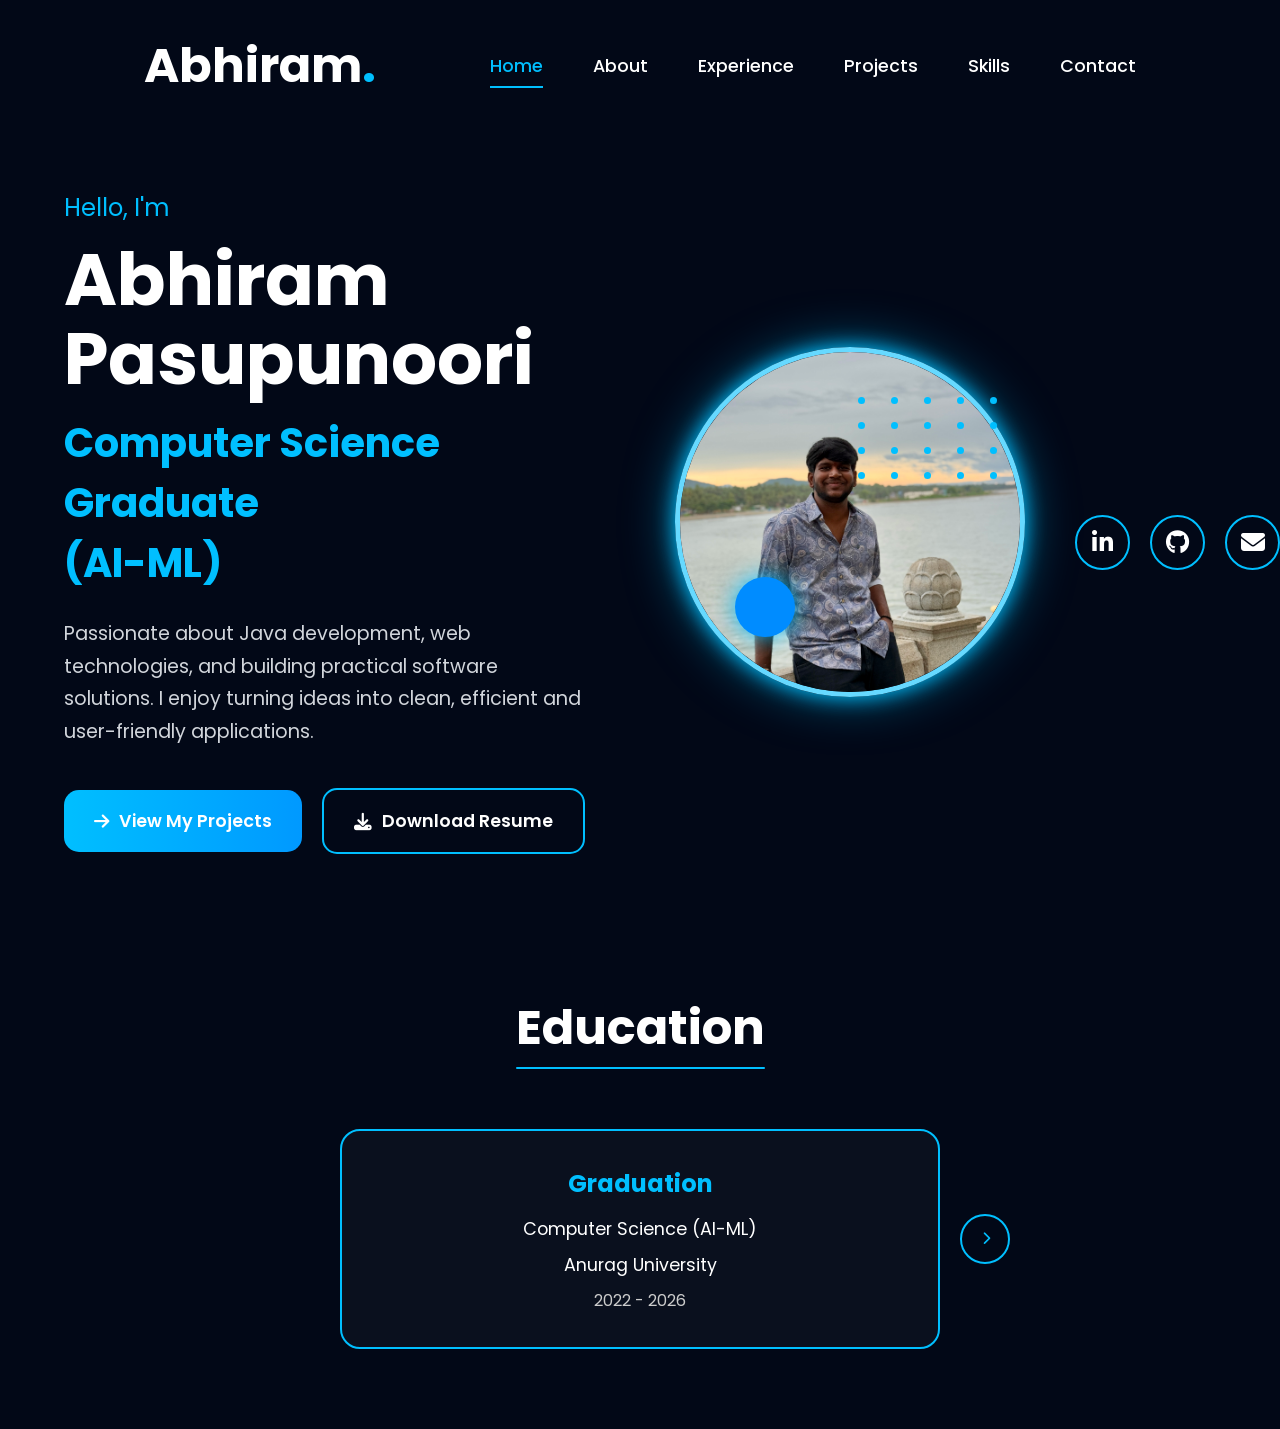
<file: Portfolio/index.html>
<!DOCTYPE html>
<html lang="en">

    <head>
        <meta charset="UTF-8">
        <meta name="viewport" content="width=device-width, initial-scale=1.0">
        <title>Abhiram Portfolio</title>

        <link rel="stylesheet"
              href="https://cdnjs.cloudflare.com/ajax/libs/font-awesome/6.5.2/css/all.min.css">

        <link rel="stylesheet" href="style.css">
    </head>

    <body>

        <header>

            <nav class="navbar">


                <div class="logo">
                    Abhiram<span>.</span>
                </div>

                <ul class="nav-menu">
                    <li><a href="#" class="active">Home</a></li>
                    <li><a href="about.html">About</a></li>
                    <li><a href="experience.html">Experience</a></li>
                    <li><a href="projects.html">Projects</a></li>
                    <li><a href="skills.html">Skills</a></li>
                    <li><a href="contact.html">Contact</a></li>    
                </ul>

                
        
            </nav>

        </header>

        <section class="hero">

                <div class="hero-content">

                    <p class="intro">
                        Hello, I'm
                    </p>

                    <h1>
                        Abhiram Pasupunoori
                    </h1>

                    <h2>
                        Computer Science Graduate       
                        <br>(AI-ML)
                    </h2>

                    <p class="description">
                        Passionate about Java development, web technologies,
                        and building practical software solutions. I enjoy
                        turning ideas into clean, efficient and user-friendly
                        applications.
                    </p>

                    <div class="hero-buttons">

                        <a href="projects.html" class="project-btn">
                            <i class="fa-solid fa-arrow-right"></i>
                            View My Projects
                        </a>

                        <a href="https://drive.google.com/file/d/1OQ4X8uVJ6KienqHO7b3l4SSwxthdJsaA/view?usp=share_link" download class="download-btn">
                            <i class="fa-solid fa-download"></i>
                             Download Resume
                        </a>

                    </div>

                </div>

                <div class="hero-image">

                    <div class="image-circle">

                        <img src="images/abhi.jpg"
                            alt="Profile Photo">

                    </div>

                    <div class="small-circle"></div>

                    <div class="dots">
                        <span></span>
                        <span></span>
                        <span></span>
                        <span></span>
                        <span></span>
                        <span></span>
                        <span></span>
                        <span></span>
                        <span></span>
                        <span></span>
                        <span></span>
                        <span></span>
                        <span></span>
                        <span></span>
                        <span></span>
                        <span></span>
                        <span></span>
                        <span></span>
                        <span></span>
                        <span></span>
                    </div>

                </div>

                <div class="social-icons">

                    <a href="https://www.linkedin.com/in/abhiram-pasupunoori19/"
                        target="_blank">
                        <i class="fab fa-linkedin-in"></i>
                    </a>

                    <a href="https://github.com/AbhiramPasupunoori"
                        target="_blank">
                        <i class="fab fa-github"></i>
                    </a>

                    <a href="https://mail.google.com/mail/?view=cm&fs=1&to=abhi.ram9258@gmail.com" target="_blank">
                        <i class="fas fa-envelope"></i>
                        </a>
                </div>

                
        </section>

        <section class="education">

                <h2 class="education-title">Education</h2>

                <div class="slider-wrapper">

                <button class="slider-btn prev-btn" onclick="prevSlide()">
                    <i class="fa-solid fa-chevron-left"></i>
                </button>

                <div class="slider-container">

                    <div class="education-slider">

                        <div class="edu-card">
                            <h3>Graduation</h3>
                            <p>Computer Science (AI-ML)</p>
                            <p>Anurag University</p>
                            <span>2022 - 2026</span>
                        </div>

                        <div class="edu-card">
                            <h3>Intermediate</h3>
                            <p>Excellencia Junior College</p>
                            <span>2020 - 2022</span>
                        </div>

                        <div class="edu-card">
                            <h3>Secondary Education</h3>
                            <p>Sree Vidyanikethan International School</p>
                            <span>2019 - 2020</span>
                        </div>

                    </div>

                </div>

                <button class="slider-btn next-btn" onclick="nextSlide()">
                    <i class="fa-solid fa-chevron-right"></i>
                </button>

            </div>

        </section>

        <script>

            const slider = document.querySelector('.education-slider');
            const cards = document.querySelectorAll('.edu-card');

            const prevBtn = document.querySelector('.prev-btn');
            const nextBtn = document.querySelector('.next-btn');

            let currentIndex = 0;

            function updateSlider() {

                slider.style.transform = `translateX(-${currentIndex * 100}%)`;

                prevBtn.style.visibility =
                    currentIndex === 0 ? 'hidden' : 'visible';

                nextBtn.style.visibility =
                    currentIndex === cards.length - 1 ? 'hidden' : 'visible';
            }

            function nextSlide() {
                if (currentIndex < cards.length - 1) {
                    currentIndex++;
                    updateSlider();
                }
            }

            function prevSlide() {
                if (currentIndex > 0) {
                    currentIndex--;
                    updateSlider();
                }
            }

            updateSlider();

        </script>
                
    </body>

</html>
</file>
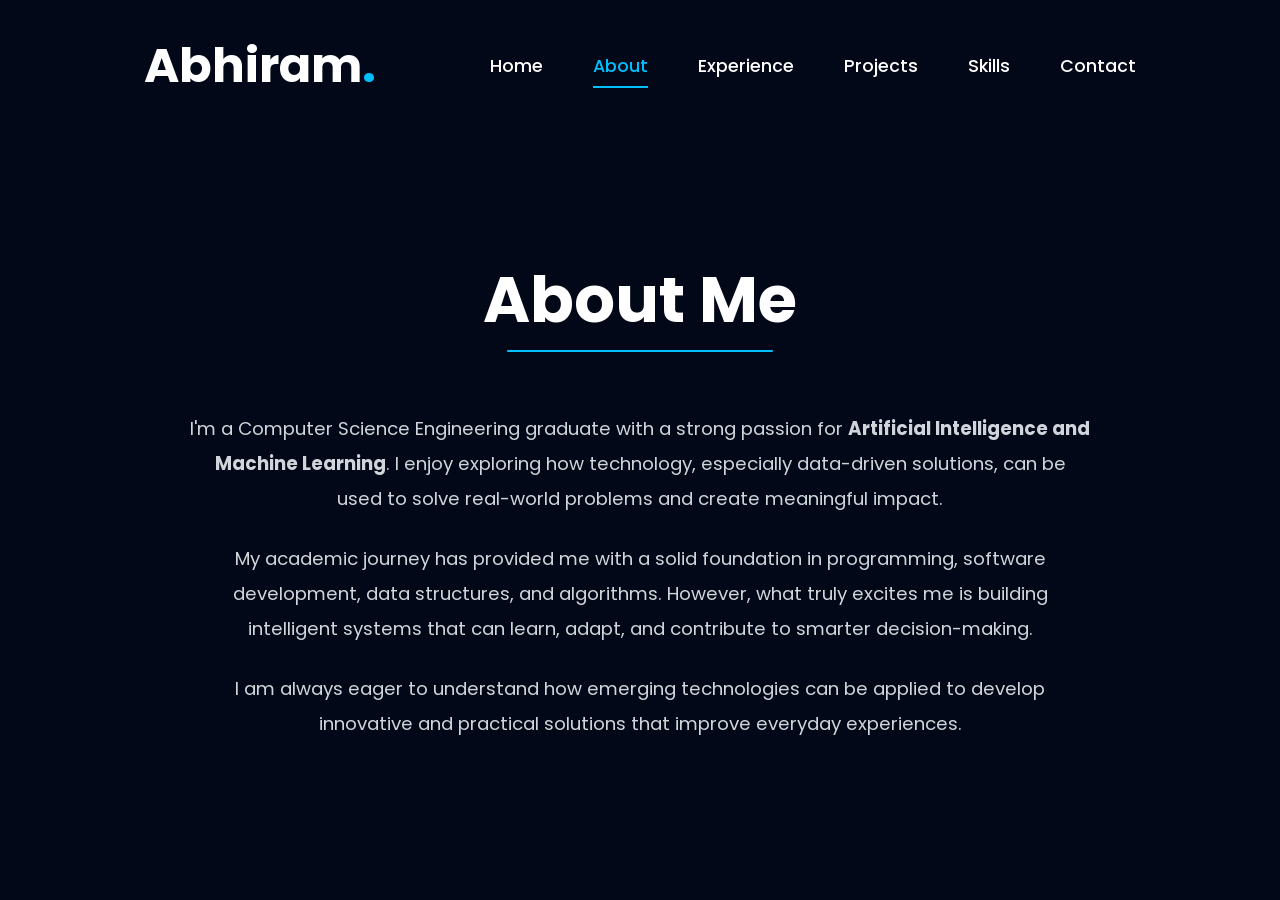
<file: Portfolio/about.html>
<!DOCTYPE html>
<html lang="en">
    <head>
        <title>About | Abhiram</title>
        <meta charset="UTF-8">
        <meta name="viewport" content="width=device-width, initial-scale=1.0">
        <link rel="stylesheet" href="style.css">
        <link rel="stylesheet"
              href="https://cdnjs.cloudflare.com/ajax/libs/font-awesome/6.5.2/css/all.min.css">
    </head>

        <body>

            <nav class="navbar">

                <a href="index.html" class="logo">
                    Abhiram<span>.</span>
                </a>
            
                <ul class="nav-menu">
                    <li><a href="index.html">Home</a></li>
                    <li><a href="about.html" class="active">About</a></li>
                    <li><a href="experience.html">Experience</a></li>
                    <li><a href="projects.html">Projects</a></li>
                    <li><a href="skills.html">Skills</a></li>
                    <li><a href="contact.html">Contact</a></li>
                </ul>

               

            </nav>
            
            <section class="about-section">

                <h1 class="about-title">
                    About <span>Me</span>
                </h1>

                 <div class="about-content">

                    <p>
                        I'm a Computer Science Engineering graduate with a strong passion
                        for <strong>Artificial Intelligence and Machine Learning</strong>.
                        I enjoy exploring how technology, especially data-driven solutions,
                        can be used to solve real-world problems and create meaningful impact.
                    </p>

                    <p>
                        My academic journey has provided me with a solid foundation in
                        programming, software development, data structures, and algorithms.
                        However, what truly excites me is building intelligent systems that
                        can learn, adapt, and contribute to smarter decision-making.
                    </p>

                    <p>
                        I am always eager to understand how emerging technologies can be
                        applied to develop innovative and practical solutions that improve
                        everyday experiences.
                    </p>

                </div>

            </section>

                

            

        </body>
</html>
</file>
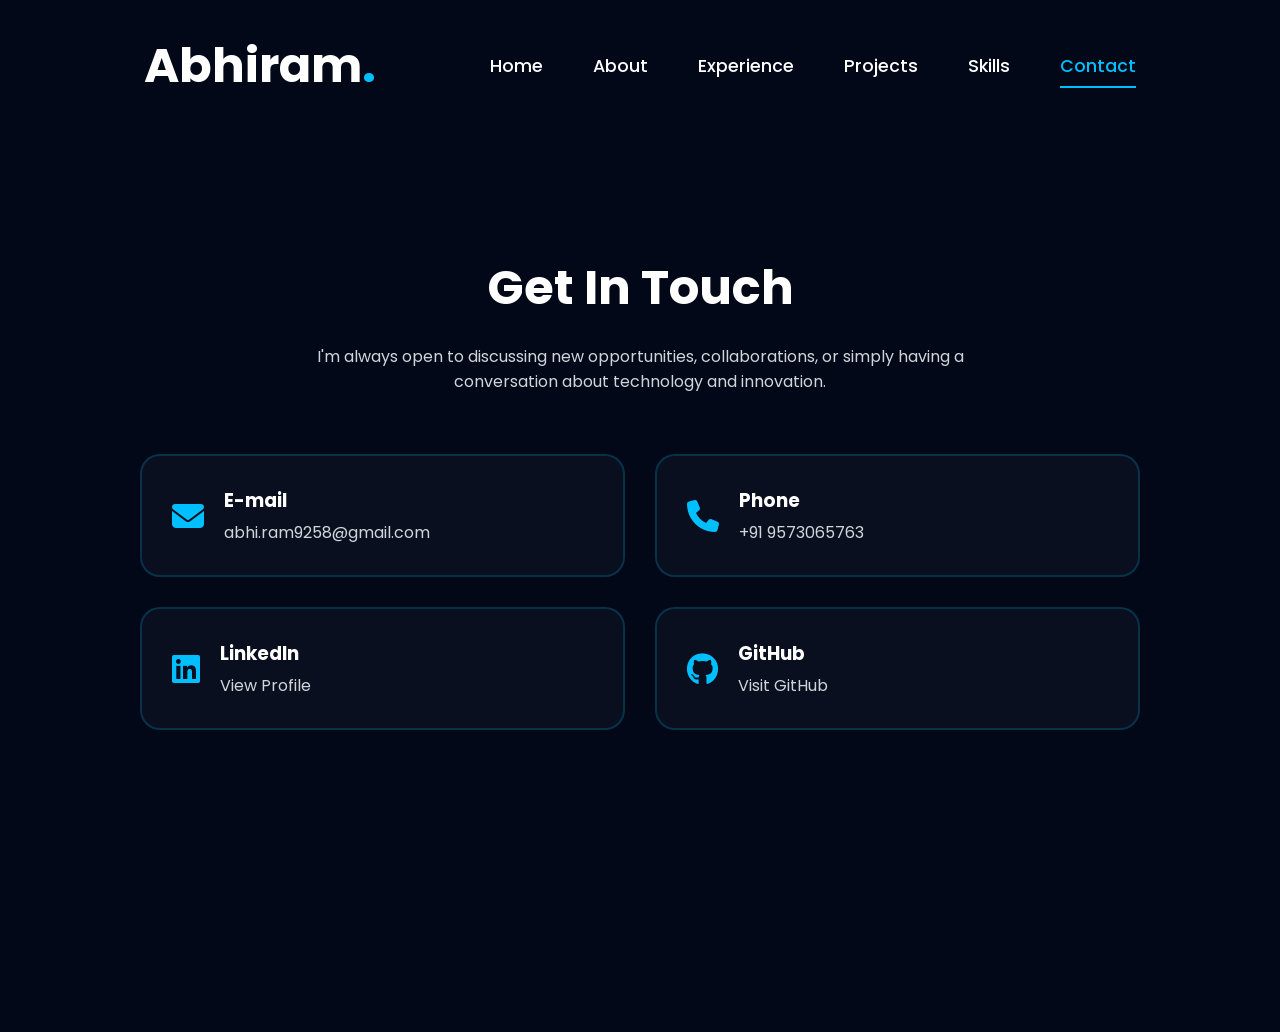
<file: Portfolio/contact.html>
<!DOCTYPE html>
<html lang="en">
    <head>
        <title>About | Abhiram</title>
        <meta charset="UTF-8">
        <meta name="viewport" content="width=device-width, initial-scale=1.0">
        <link rel="stylesheet" href="style.css">
        <link rel="stylesheet"
            href="https://cdnjs.cloudflare.com/ajax/libs/font-awesome/6.5.2/css/all.min.css">
    </head>

    <body>

        <nav class="navbar">

            <a href="index.html" class="logo">
                Abhiram<span>.</span>
            </a>

            <ul class="nav-menu">
                <li><a href="index.html">Home</a></li>
                <li><a href="about.html">About</a></li>
                <li><a href="experience.html">Experience</a></li>
                <li><a href="projects.html">Projects</a></li>
                <li><a href="skills.html">Skills</a></li>
                <li><a href="contact.html" class="active">Contact</a></li>
            </ul>

        </nav>

        <section class="contact">

            <h1 class="contact-title">Get In Touch</h1>

            <p class="contact-subtitle">
                I'm always open to discussing new opportunities, collaborations,
                or simply having a conversation about technology and innovation.
            </p>

            <div class="contact-container">

                

                    <div class="contact-card">

                        <i class="fa-solid fa-envelope"></i>

                        <div>

                            <h3>E-mail</h3>
                            <a href="mailto:abhi.ram9258@gmail.com">
                                abhi.ram9258@gmail.com
                            </a>

                        </div>

                    </div>

                    <div class="contact-card">

                        <i class="fa-solid fa-phone"></i>

                        <div>

                            <h3>Phone</h3>
                            <a href="+91 9573065763">
                                +91 9573065763
                            </a>

                        </div>

                    </div>  
                    
                    <div class="contact-card">

                        <i class="fa-brands fa-linkedin"></i>

                        <div>

                            <h3>LinkedIn</h3>
                            <a href="https://www.linkedin.com/in/abhiram-pasupunoori19/"
                                target="_blank"
                                rel="noopener noreferrer">
                                View Profile
                            </a>

                        </div>

                    </div>

                    <div class="contact-card">

                        <i class="fa-brands fa-github"></i>

                        <div>

                            <h3>GitHub</h3>
                            <a href="https://github.com/AbhiramPasupunoori"
                                target="_blank"
                                rel="noopener noreferrer">
                                Visit GitHub
                            </a>

                        </div>

                    </div>

                

            </div>

        </section>

    </body>

</html>
</file>
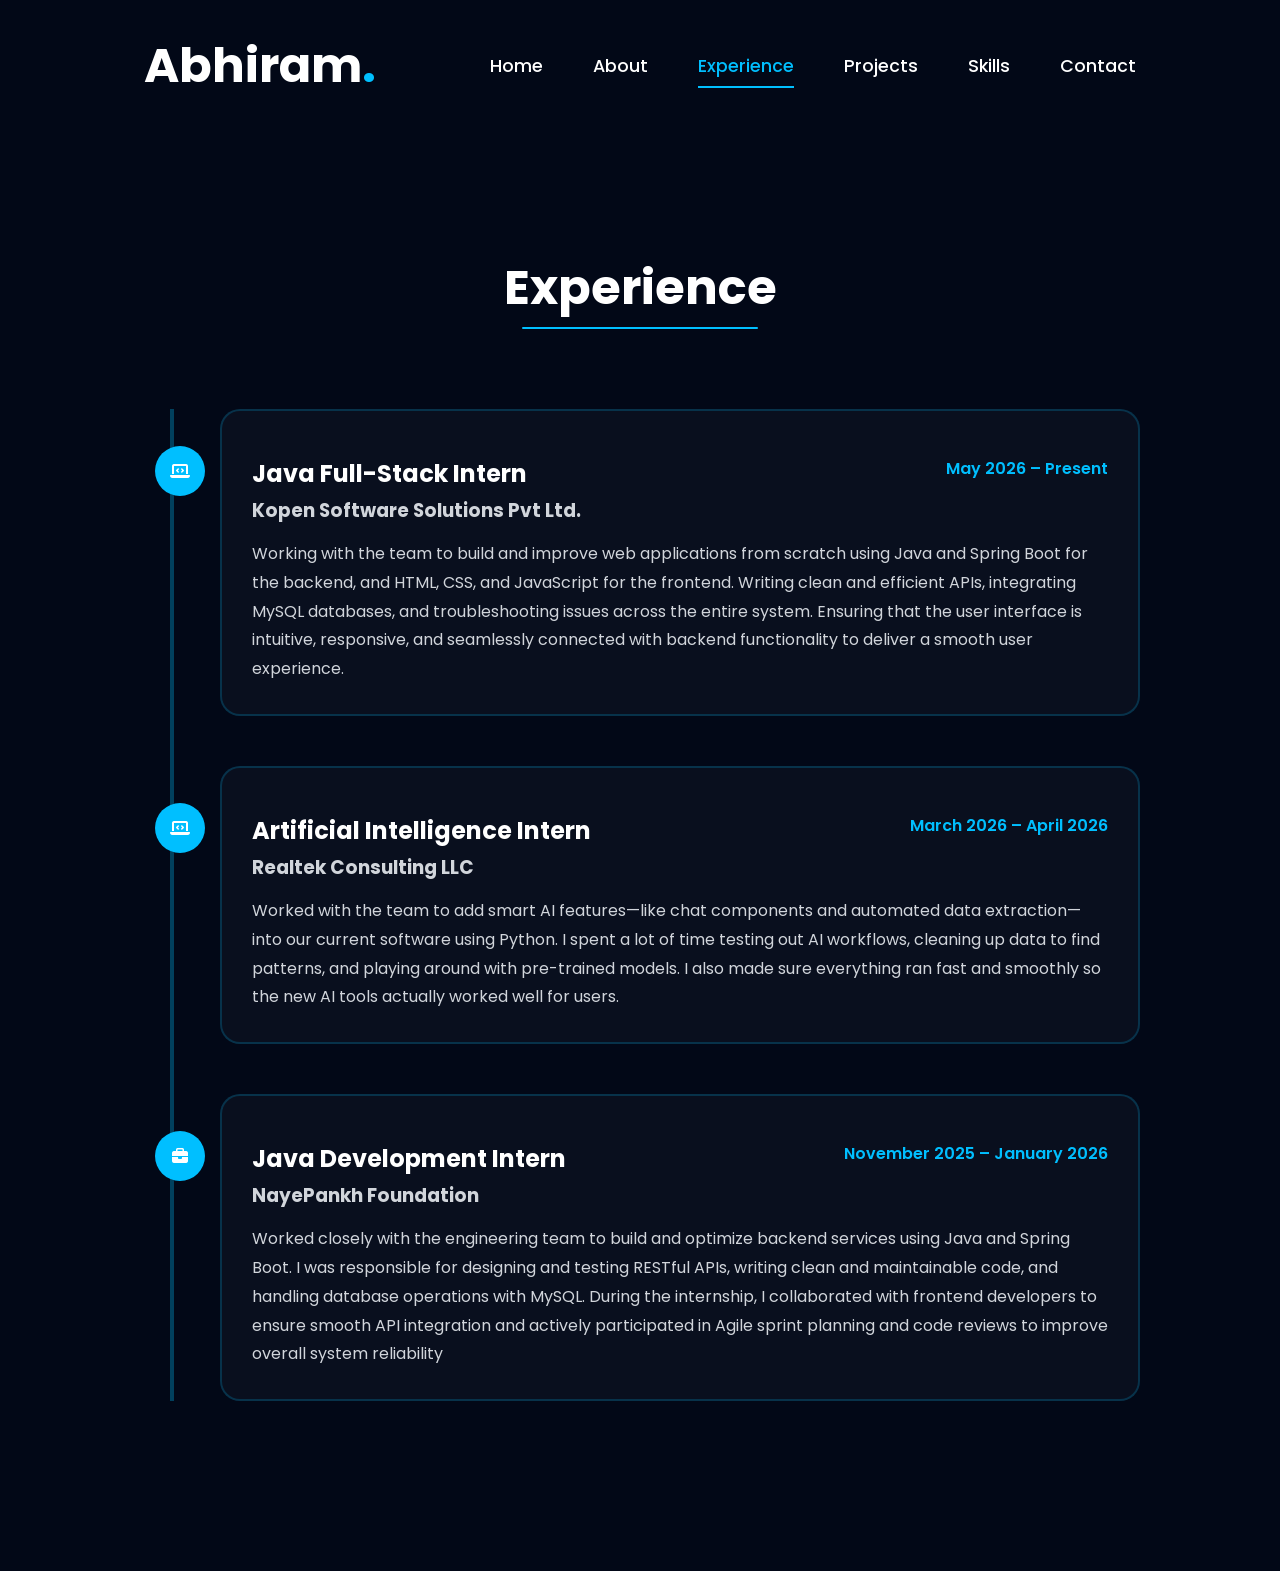
<file: Portfolio/experience.html>
<!DOCTYPE html>
<html lang="en">
    <head>
        <title>About | Abhiram</title>
        <meta charset="UTF-8">
        <meta name="viewport" content="width=device-width, initial-scale=1.0">
        <link rel="stylesheet" href="style.css">
        <link rel="stylesheet"
        href="https://cdnjs.cloudflare.com/ajax/libs/font-awesome/6.5.2/css/all.min.css">
    </head>

    <body>

        <nav class="navbar">

            <a href="index.html" class="logo">
                Abhiram<span>.</span>
            </a>

            <ul class="nav-menu">
                <li><a href="index.html">Home</a></li>
                <li><a href="about.html">About</a></li>
                <li><a href="experience.html" class="active">Experience</a></li>
                <li><a href="projects.html">Projects</a></li>
                <li><a href="skills.html">Skills</a></li>
                <li><a href="contact.html">Contact</a></li>
            </ul>

            
        </nav>

        <section class="experience">

                <h1 class="experience-title">
                    Experience
                </h1>

                <div class="experience-container">

                    <div class="experience-card">

                        <div class="experience-icon">
                            <i class="fa-solid fa-laptop-code"></i>
                        </div>

                        <div class="experience-content">

                            <div class="experience-header">

                                <h2>Java Full-Stack Intern</h2>

                                <span class="experience-date">
                                    May 2026 – Present
                                </span>

                            </div>

                            <h3>Kopen Software Solutions Pvt Ltd.</h3>

                            <p>
                                Working with the team to build and improve web applications from scratch using Java and Spring Boot for the backend, and HTML, CSS, and JavaScript for the frontend. Writing clean and efficient APIs, integrating MySQL databases, and troubleshooting issues across the entire system. Ensuring that the user interface is intuitive, responsive, and seamlessly connected with backend functionality to deliver a smooth user experience.
                            </p>

                        </div>

                    </div>

                    <div class="experience-card">

                        <div class="experience-icon">
                            <i class="fa-solid fa-laptop-code"></i>
                        </div>

                        <div class="experience-content">

                            <div class="experience-header">

                                <h2>Artificial Intelligence Intern</h2>

                                <span class="experience-date">
                                    March 2026 – April 2026
                                </span>

                            </div>

                            <h3>Realtek Consulting LLC</h3>

                            <p>
                                Worked with the team to add smart AI features—like chat components 
                                and automated data extraction—into our current software using Python. 
                                I spent a lot of time testing out AI workflows, cleaning up data to 
                                find patterns, and playing around with pre-trained models. 
                                I also made sure everything ran fast and smoothly so the new AI 
                                tools actually worked well for users.
                            </p>

                        </div>

                    </div>

                        
                    <div class="experience-card">

                        <div class="experience-icon">
                            <i class="fa-solid fa-briefcase"></i>
                        </div>

                        <div class="experience-content">

                            <div class="experience-header">

                                <h2>Java Development Intern</h2>

                                <span class="experience-date">
                                    November 2025 – January 2026
                                </span>

                            </div>

                            <h3>NayePankh Foundation</h3>

                            <p>
                                Worked closely with the engineering team to build and 
                                optimize backend services using Java and Spring Boot. 
                                I was responsible for designing and testing RESTful APIs, 
                                writing clean and maintainable code, and handling database 
                                operations with MySQL. During the internship, I collaborated
                                with frontend developers to ensure smooth API integration and 
                                actively participated in Agile sprint planning and code reviews 
                                to improve overall system reliability
                            </p>

                        </div>

                    </div>

                </div>

        </section>


    </body>

</html>
</file>
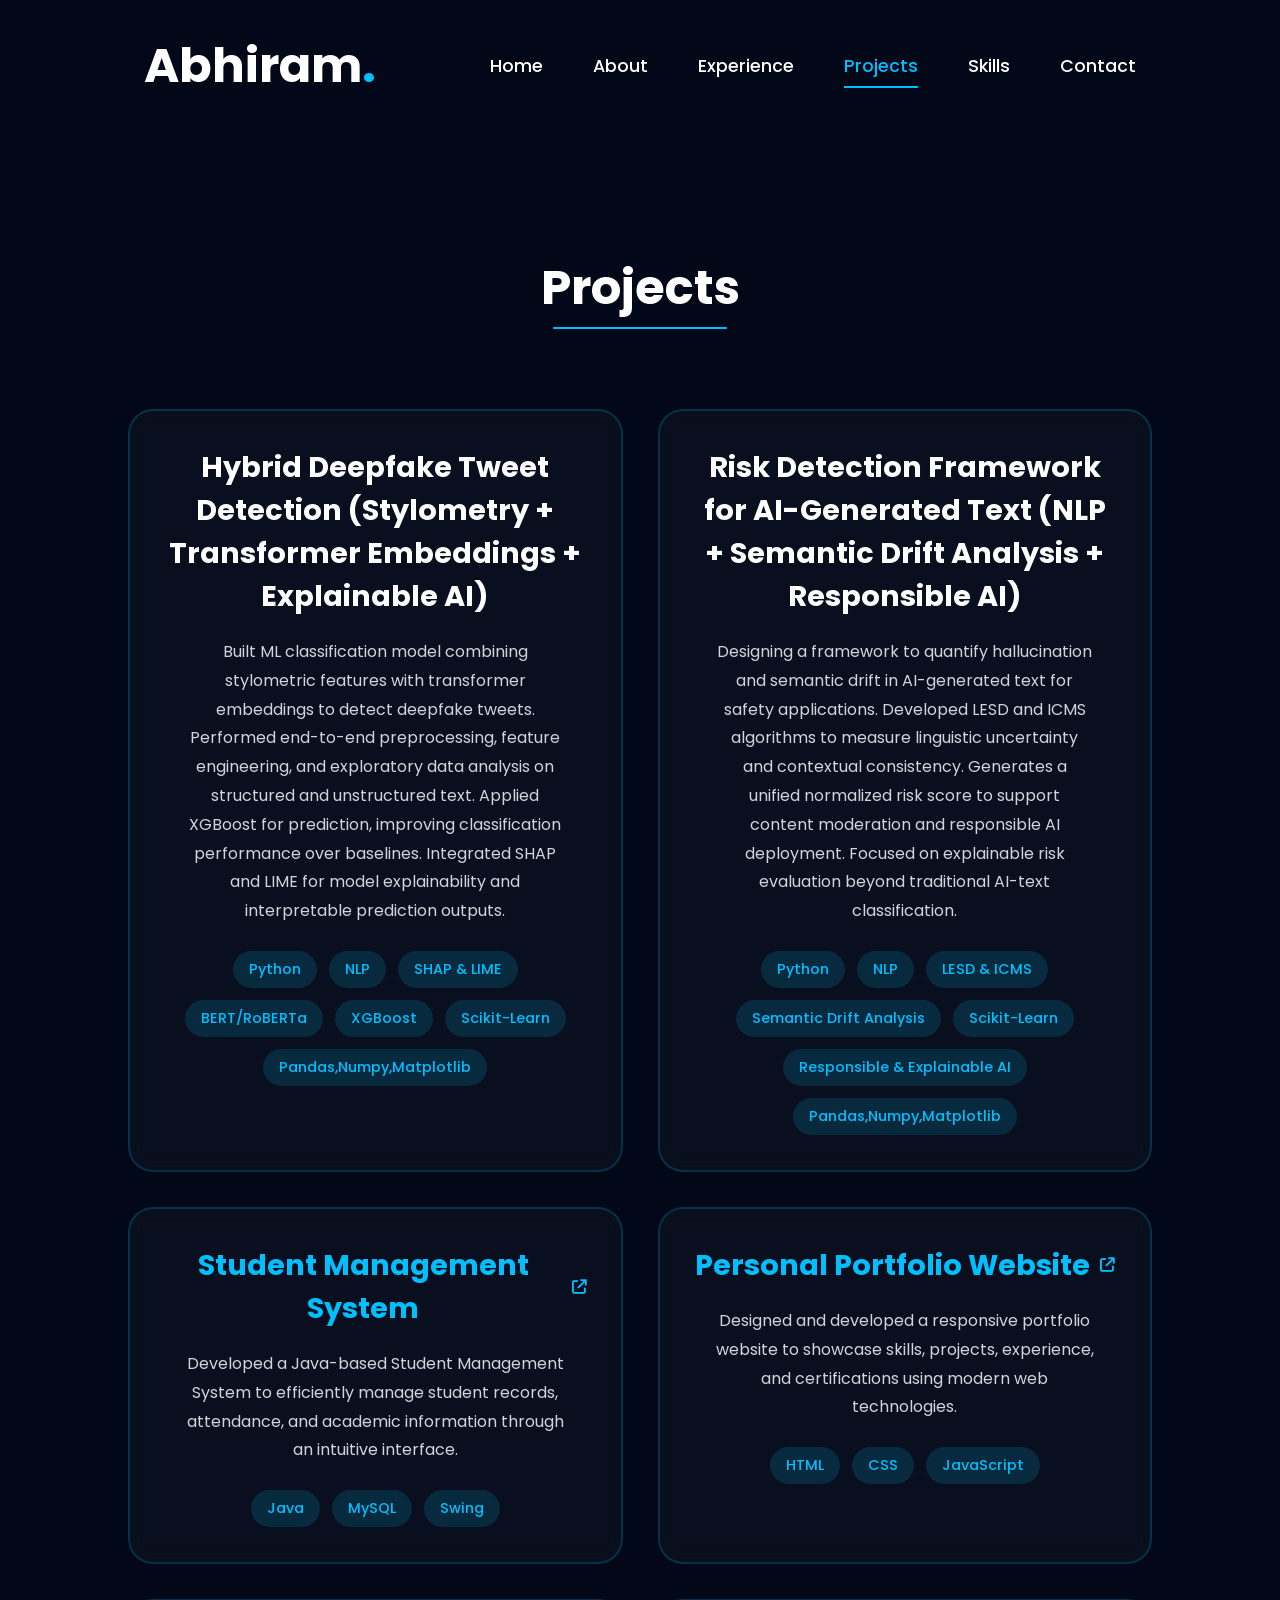
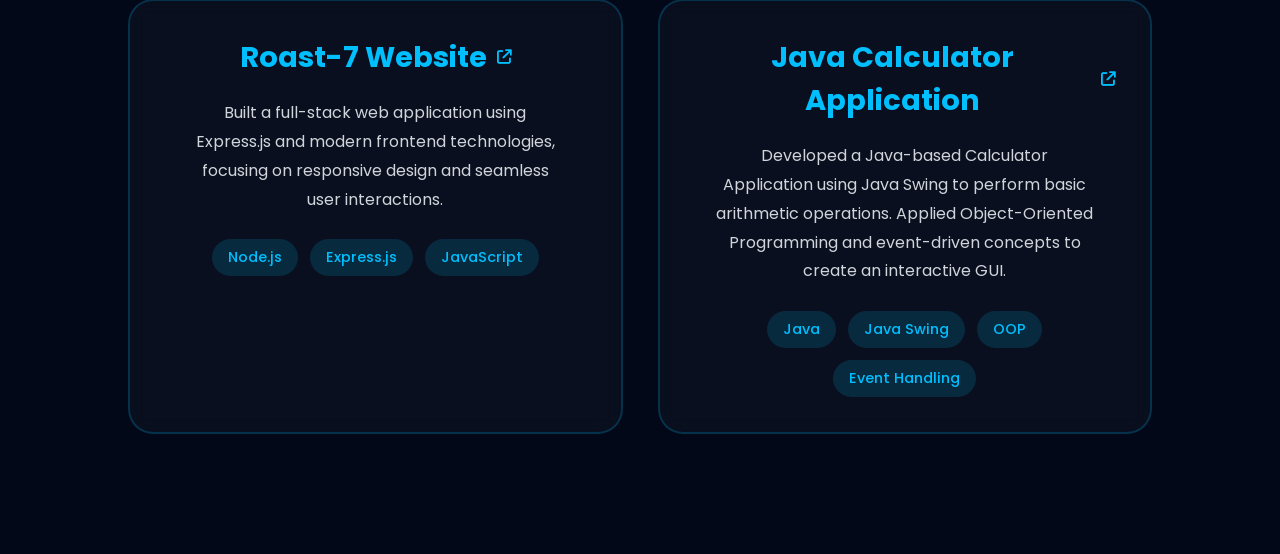
<file: Portfolio/projects.html>
<!DOCTYPE html>
<html lang="en">

<head>
    <title>Projects | Abhiram</title>
    <meta charset="UTF-8">
    <meta name="viewport" content="width=device-width, initial-scale=1.0">

    <!-- CSS -->
    <link rel="stylesheet" href="style.css">

    <!-- Font Awesome -->
    <link rel="stylesheet"
        href="https://cdnjs.cloudflare.com/ajax/libs/font-awesome/6.5.2/css/all.min.css">
</head>

<body>

    <!-- NAVBAR -->
    <nav class="navbar">

        <a href="index.html" class="logo">
            Abhiram<span>.</span>
        </a>

        <ul class="nav-menu">
            <li><a href="index.html">Home</a></li>

            <li><a href="about.html">About</a></li>

            <li><a href="experience.html">Experience</a></li>

            <li><a href="projects.html" class="active">Projects</a></li>

            <li><a href="skills.html">Skills</a></li>

            <li><a href="contact.html">Contact</a></li>
        </ul>

       

    </nav>

    <!-- PROJECTS SECTION -->
    <section class="projects">

        <h1 class="projects-title">
            Projects
        </h1>

        <div class="projects-container">


            <div class="project-card">

                <div class="project-content">

                    <h2>
                        Hybrid Deepfake Tweet Detection (Stylometry + Transformer Embeddings + Explainable AI)
                    </h2>

                    <p>
                        Built ML classification model combining stylometric features with transformer embeddings to detect deepfake tweets.
                        Performed end-to-end preprocessing, feature engineering, and exploratory data analysis on structured and unstructured text.
                        Applied XGBoost for prediction, improving classification performance over baselines.
                        Integrated SHAP and LIME for model explainability and interpretable prediction outputs.
                    </p>

                    <div class="tech-stack">
                        <span>Python</span>
                        <span>NLP</span>
                        <span>SHAP & LIME</span>
                        <span>BERT/RoBERTa</span>
                        <span>XGBoost</span>
                        <span>Scikit-Learn</span>
                        <span>Pandas,Numpy,Matplotlib</span>
                    </div>

                </div>

            </div>

            <div class="project-card">

                <div class="project-content">

                    <h2>
                       Risk Detection Framework for AI-Generated Text (NLP + Semantic Drift Analysis + Responsible AI)
                    </h2>

                    <p>
                        Designing a framework to quantify hallucination and semantic drift in AI-generated text for safety applications.
                        Developed LESD and ICMS algorithms to measure linguistic uncertainty and contextual consistency.
                        Generates a unified normalized risk score to support content moderation and responsible AI deployment.
                        Focused on explainable risk evaluation beyond traditional AI-text classification.
                    </p>

                    <div class="tech-stack">
                        <span>Python</span>
                        <span>NLP</span>
                        <span>LESD & ICMS</span>
                        <span>Semantic Drift Analysis</span>
                        <span>Scikit-Learn</span>
                        <span>Responsible & Explainable AI</span>
                        <span>Pandas,Numpy,Matplotlib</span>
                    </div>

                </div>

            </div>

            <!-- Student Management System -->
            <div class="project-card">

                <div class="project-content">

                    <h2>
                        <a href="https://github.com/AbhiramPasupunoori/Student-Management-System-Java"
                        target="_blank"
                        rel="noopener noreferrer"
                        class="project-link">

                            Student Management System
                            <i class="fa-solid fa-arrow-up-right-from-square"></i>

                        </a>
                    </h2>

                    <p>
                        Developed a Java-based Student Management System to efficiently manage
                        student records, attendance, and academic information through an
                        intuitive interface.
                    </p>

                    <div class="tech-stack">
                        <span>Java</span>
                        <span>MySQL</span>
                        <span>Swing</span>
                    </div>

                </div>

            </div>


            <!-- Personal Portfolio Website -->
            <div class="project-card">

                <div class="project-content">

                    <h2>
                        <a href="https://github.com/AbhiramPasupunoori/Portfolio"
                        target="_blank"
                        rel="noopener noreferrer"
                        class="project-link">

                            Personal Portfolio Website
                            <i class="fa-solid fa-arrow-up-right-from-square"></i>

                        </a>
                    </h2>

                    <p>
                        Designed and developed a responsive portfolio website to showcase
                        skills, projects, experience, and certifications using modern
                        web technologies.
                    </p>

                    <div class="tech-stack">
                        <span>HTML</span>
                        <span>CSS</span>
                        <span>JavaScript</span>
                    </div>

                </div>

            </div>


            <!-- Roast-7 Website -->
            <div class="project-card">

                <div class="project-content">

                    <h2>
                        <a href="https://github.com/AbhiramPasupunoori/Roast-7"
                        target="_blank"
                        rel="noopener noreferrer"
                        class="project-link">

                            Roast-7 Website
                            <i class="fa-solid fa-arrow-up-right-from-square"></i>

                        </a>
                    </h2>

                    <p>
                        Built a full-stack web application using Express.js and modern
                        frontend technologies, focusing on responsive design and
                        seamless user interactions.
                    </p>

                    <div class="tech-stack">
                        <span>Node.js</span>
                        <span>Express.js</span>
                        <span>JavaScript</span>
                    </div>

                </div>

            </div>


            <!-- Java Calculator Application -->
            <div class="project-card">

                <div class="project-content">

                    <h2>
                        <a href="https://github.com/AbhiramPasupunoori/Calculator-Java"
                        target="_blank"
                        rel="noopener noreferrer"
                        class="project-link">

                            Java Calculator Application
                            <i class="fa-solid fa-arrow-up-right-from-square"></i>

                        </a>
                    </h2>

                    <p>
                        Developed a Java-based Calculator Application using Java Swing to perform basic arithmetic operations.
Applied Object-Oriented Programming and event-driven concepts to create an interactive GUI.
                    </p>

                    <div class="tech-stack">
                        <span>Java</span>
                        <span>Java Swing</span>
                        <span>OOP</span>
                        <span>Event Handling</span>
                    </div>

                </div>

            </div>
            

        </div>

    </section>

</body>

</html>
</file>
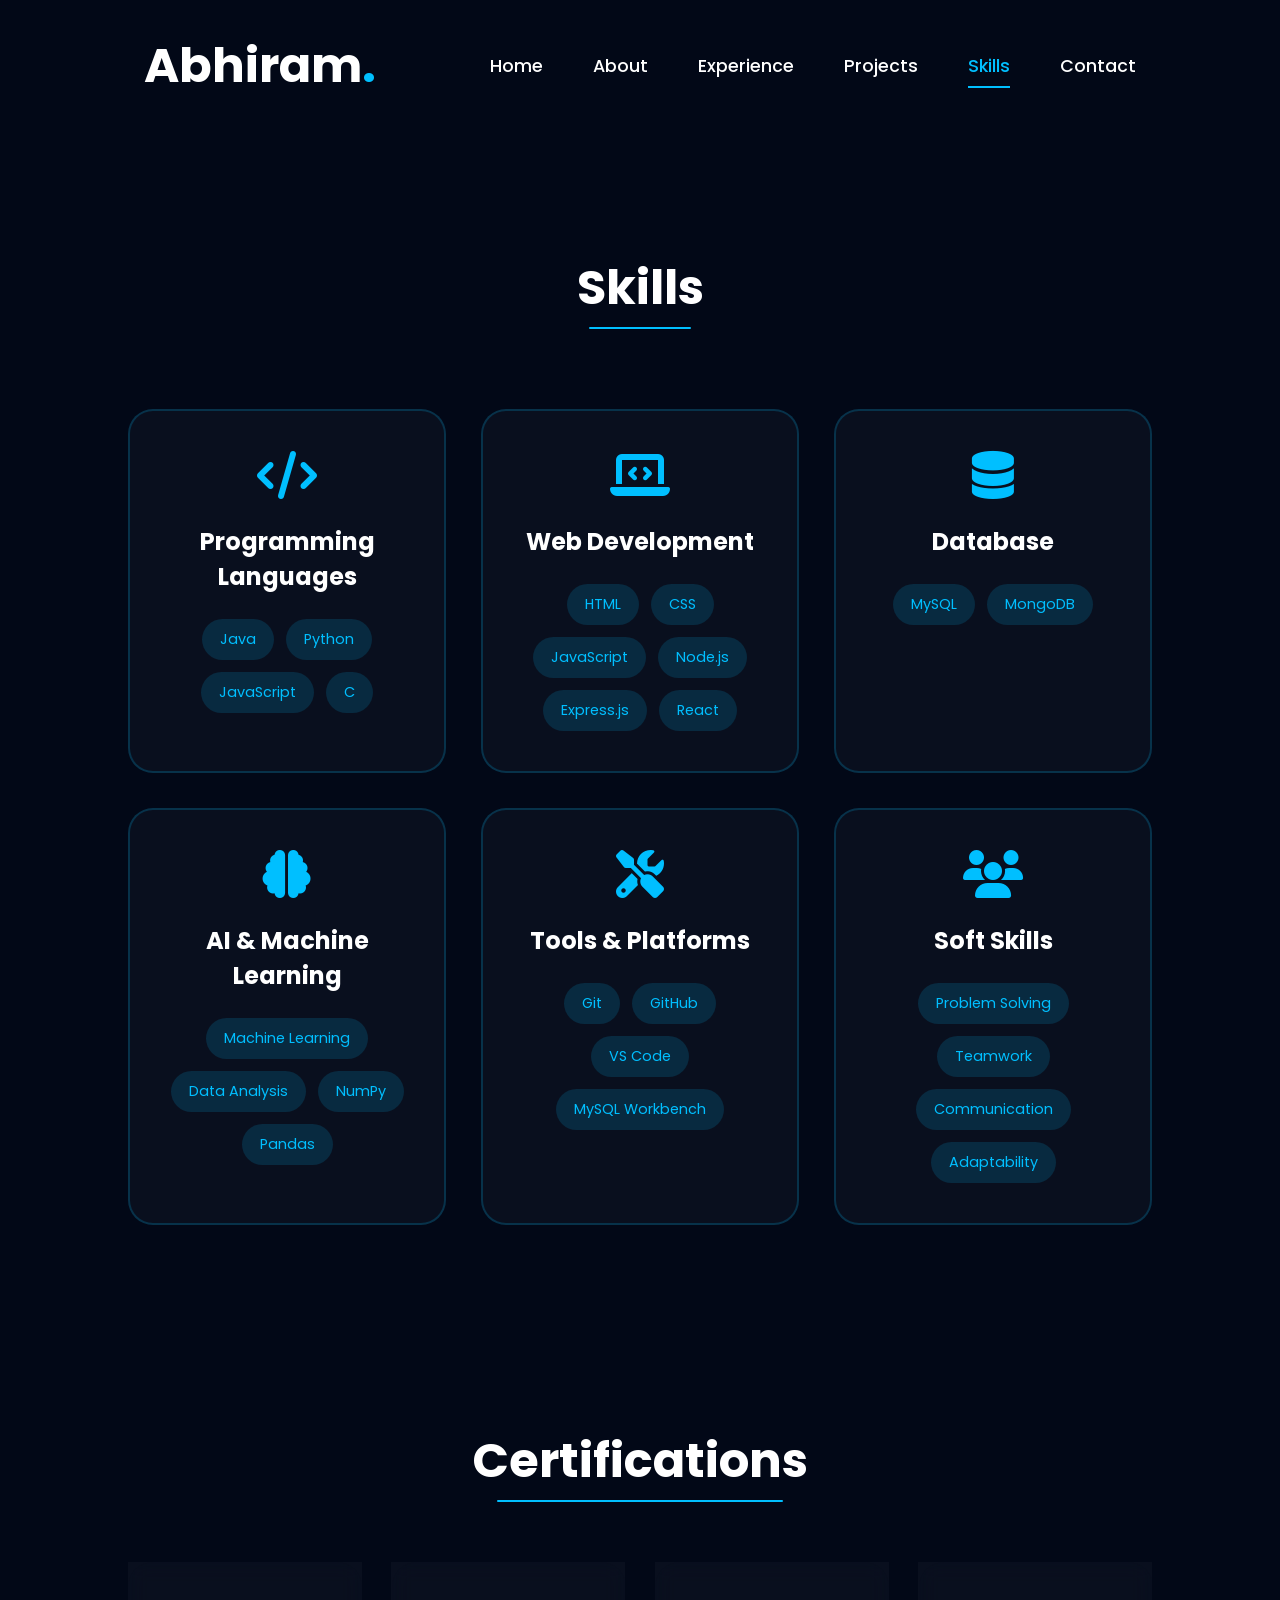
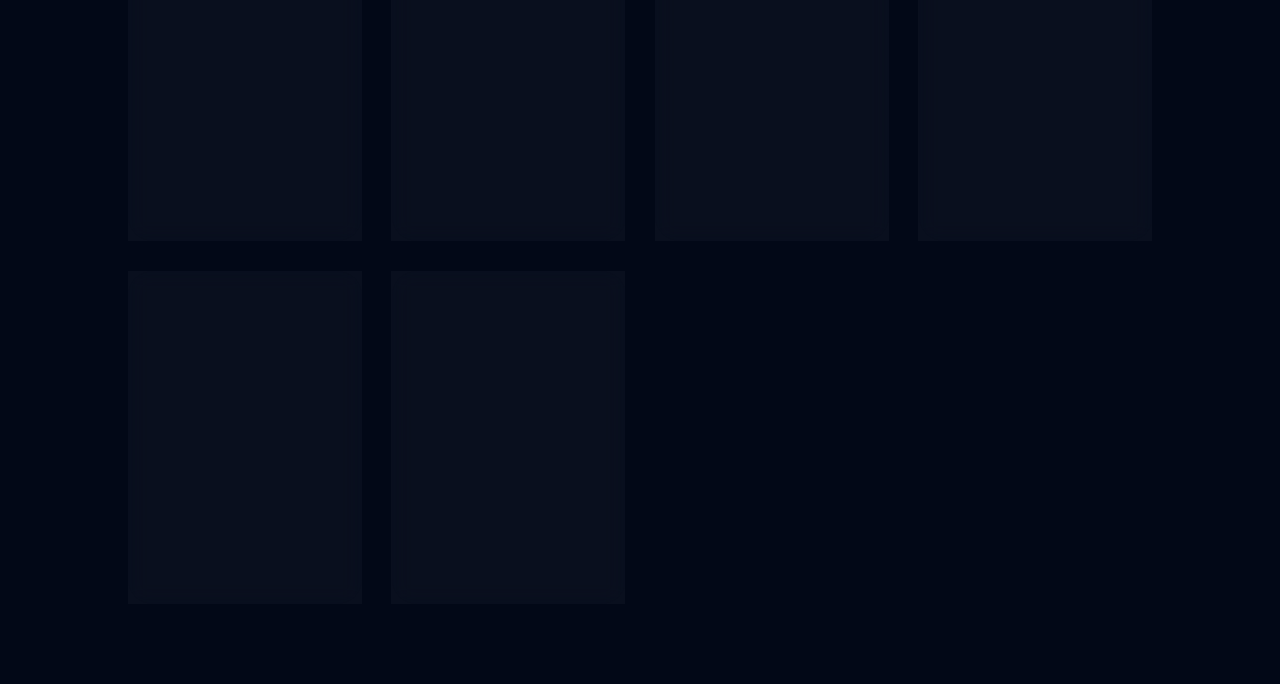
<file: Portfolio/skills.html>
<!DOCTYPE html>
<html lang="en">
    <head>
        <title>About | Abhiram</title>
        <meta charset="UTF-8">
        <meta name="viewport" content="width=device-width, initial-scale=1.0">
        <link rel="stylesheet" href="style.css">
        <link rel="stylesheet"
        href="https://cdnjs.cloudflare.com/ajax/libs/font-awesome/6.5.2/css/all.min.css">
    </head>

    <body>

        <nav class="navbar">

            <a href="index.html" class="logo">
                Abhiram<span>.</span>
            </a>

            <ul class="nav-menu">
                <li><a href="index.html">Home</a></li>
                <li><a href="about.html">About</a></li>
                <li><a href="experience.html">Experience</a></li>
                <li><a href="projects.html">Projects</a></li>
                <li><a href="skills.html" class="active">Skills</a></li>
                <li><a href="contact.html">Contact</a></li>
            </ul>

            

        </nav>

        <section class="skills">
            <h1 class="skills-title">Skills</h1>

        <div class="skills-container">

            

            <div class="skill-card">

                <i class="fa-solid fa-code"></i>

                <h2>Programming Languages</h2>

                <div class="skill-tags">

                    <span>Java</span>
                    <span>Python</span>
                    <span>JavaScript</span>
                    <span>C</span>

                </div>

            </div>

            

            <div class="skill-card">

                <i class="fa-solid fa-laptop-code"></i>

                <h2>Web Development</h2>

                <div class="skill-tags">

                    <span>HTML</span>
                    <span>CSS</span>
                    <span>JavaScript</span>
                    <span>Node.js</span>
                    <span>Express.js</span>
                    <span>React</span>

                </div>

            </div>

            

            <div class="skill-card">

                <i class="fa-solid fa-database"></i>

                <h2>Database</h2>

                <div class="skill-tags">

                    <span>MySQL</span>
                    <span>MongoDB</span>

                </div>

            </div>

            

            <div class="skill-card">

                <i class="fa-solid fa-brain"></i>

                <h2>AI & Machine Learning</h2>

                <div class="skill-tags">

                    <span>Machine Learning</span>
                    <span>Data Analysis</span>
                    <span>NumPy</span>
                    <span>Pandas</span>

                </div>

            </div>

            

            <div class="skill-card">

                <i class="fa-solid fa-screwdriver-wrench"></i>

                <h2>Tools & Platforms</h2>

                <div class="skill-tags">

                    <span>Git</span>
                    <span>GitHub</span>
                    <span>VS Code</span>
                    <span>MySQL Workbench</span>

                </div>

            </div>

            

            <div class="skill-card">

                <i class="fa-solid fa-users"></i>

                <h2>Soft Skills</h2>

                <div class="skill-tags">

                    <span>Problem Solving</span>
                    <span>Teamwork</span>
                    <span>Communication</span>
                    <span>Adaptability</span>

                </div>

            </div>

        </div>
        </section>

        <section class="certifications">

                <h2 class="section-title">
                    Certifications
                </h2>

                <div class="certificate-container">

                    <div class="certificate-card">

                        <i class="fa-solid fa-award"></i>

                        <h3>Java Programming</h3>

                        <p>Scaler</p>

                    </div>

                    <div class="certificate-card">

                        <i class="fa-solid fa-award"></i>

                        <h3>Node JS</h3>

                        <p>Scaler</p>

                    </div>

                    <div class="certificate-card">

                        <i class="fa-solid fa-award"></i>

                        <h3>Database Management Systems</h3>

                        <p>Great Learning</p>

                    </div>

                    <div class="certificate-card">

                        <i class="fa-solid fa-award"></i>

                        <h3>MongoDB</h3>

                        <p>Great Learning</p>

                    </div>

                    <div class="certificate-card">

                        <i class="fa-solid fa-award"></i>

                        <h3>Python for Data Science</h3>

                        <p>Great Learning</p>

                    </div>

                    <div class="certificate-card">

                        <i class="fa-solid fa-award"></i>

                        <h3>PCAP - Programming Essentials in Python</h3>

                        <p>Cisco Networking Academy</p>

                    </div>

                </div>

            </section>
    </body>
</html>
</file>
<file: Portfolio/style.css>
@import url('https://fonts.googleapis.com/css2?family=Poppins:wght@300;400;500;600;700;800&display=swap');

/* =========================
   GLOBAL STYLES
========================= */
* {
    margin: 0;
    padding: 0;
    box-sizing: border-box;
    font-family: 'Poppins', sans-serif;
}

body {
    background: #020817;
    color: white;
    min-height: 100vh;
    overflow-x: hidden;
}

/* =========================
   NAVBAR
========================= */
.navbar {
    width: 90%;
    margin: auto;
    padding: 30px 80px;

    display: flex;
    justify-content: space-between;
    align-items: center;
}

.logo {
    font-size: 3rem;
    font-weight: 700;
    color: white;
    text-decoration: none;
    cursor: pointer;
}

.logo span {
    color: #00BFFF;
}

.logo:hover {
    color: #00BFFF;
    opacity: 0.9;
}
.nav-links {
    display: flex;
    list-style: none;
    gap: 50px;
}

.nav-links li {
    list-style: none;
}

.nav-links a {
    text-decoration: none;
    color: white;
    font-weight: 600;
}

.nav-menu {
    display: flex;
    list-style: none;
    gap: 50px;
}

.nav-menu li {
    list-style: none;
}

.nav-menu a {
    text-decoration: none;
    color: white;
    font-size: 1.1rem;
    font-weight: 500;
    position: relative;
    transition: 0.3s;
}

.nav-menu a:hover,
.nav-menu a.active {
    color: #00BFFF;
}

.nav-menu a.active::after {
    content: '';
    position: absolute;
    width: 100%;
    height: 2px;
    background: #00BFFF;
    left: 0;
    bottom: -10px;
}

.resume-nav-btn {
    padding: 15px 30px;
    border: 2px solid #00BFFF;
    border-radius: 15px;
    color: white;
    text-decoration: none;
    transition: 0.3s;
}

.resume-nav-btn:hover {
    background: #00BFFF;
    color: black;
}

/* =========================
   HERO SECTION
========================= */
.hero {
    width: 90%;
    margin: auto;
    min-height: calc(100vh - 120px);

    display: flex;
    align-items: center;
    justify-content: space-between;
    gap: 50px;
}

/* Hero Content */
.hero-content {
    flex: 1;
}

.intro {
    color: #00BFFF;
    font-size: 1.5rem;
    margin-bottom: 15px;
}

.hero-content h1 {
    font-size: 4.5rem;
    font-weight: 700;
    line-height: 1.1;
    margin-bottom: 15px;
}

.hero-content h1 span {
    color: #00BFFF;
}

.hero-content h2 {
    color: #00BFFF;
    font-size: 2.5rem;
    margin-bottom: 25px;
}

.description {
    color: #d1d5db;
    font-size: 1.2rem;
    line-height: 1.7;
    max-width: 550px;
    margin-bottom: 40px;
}

/* =========================
   HERO BUTTONS
========================= */
.hero-buttons {
    display: flex;
    flex-direction: row;
    align-items: center;
    gap: 20px;
    margin-top: 40px;
    flex-wrap: nowrap;
}

.project-btn,
.download-btn {
    text-decoration: none;
    padding: 18px 30px;
    border-radius: 15px;
    font-size: 1.1rem;
    font-weight: 600;
    white-space: nowrap;
    
    transition: all 0.3s ease;
    

    display: inline-flex;
    align-items: center;
    justify-content: center;
    gap: 10px;
}

.project-btn {
    background: linear-gradient(90deg, #00BFFF, #0099FF);
    color: white;
    
}

.download-btn {
    border: 2px solid #00BFFF;
    color: white;
    
}

.project-btn:hover,
.download-btn:hover {
    transform: translateY(-5px);
}

/* =========================
   SOCIAL ICONS
========================= */
.social-icons {
    display: flex;
    gap: 20px;
    margin-top: 40px;
}

.social-icons a {
    width: 55px;
    height: 55px;

    border: 2px solid #00BFFF;
    border-radius: 50%;

    display: flex;
    justify-content: center;
    align-items: center;

    color: white;
    font-size: 24px;
    text-decoration: none;

    transition: all 0.3s ease;
}

.social-icons a:hover {
    background: #00BFFF;
    color: #020817;
    transform: translateY(-5px);
}

/* =========================
   HERO IMAGE SECTION
========================= */
.hero-image {
    flex: 1;
    margin-left: 40px;

    display: flex;
    justify-content: center;
    align-items: center;

    position: relative;
}

.image-circle {
   
    width: 350px;
    height: 350px;

    border-radius: 50%;
    border: 5px solid #66D9FF;

    overflow: hidden;

    box-shadow:
        0 0 20px #00BFFF,
        0 0 50px rgba(0,191,255,0.5);

    animation: float 4s ease-in-out infinite;
}

.image-circle img {
    width: 100%;
    height: 100%;
    object-fit: cover;
}

/* Decorative Circle */
.small-circle {
    width: 60px;
    height: 60px;

    border-radius: 50%;
    background: #008CFF;

    position: absolute;
    left: 60px;
    bottom: 60px;

    box-shadow: 0 0 25px #00BFFF;
}

/* Dots Pattern */
.dots {
    position: absolute;
    top: 50px;
    right: 20px;

    display: grid;
    grid-template-columns: repeat(5, 15px);
    gap: 18px;
}

.dots span {
    width: 7px;
    height: 7px;

    border-radius: 50%;
    background: #00BFFF;
}
/* ===== EDUCATION SECTION ===== */
.education {
    padding: 80px 10%;
    display: flex;
    flex-direction: column;
    align-items: center;
    
}
.education-title {
    text-align: center;
    font-size: 3rem;
    color: white;
    margin-bottom: 60px;
    position: relative;
}

.education-title::after {
    content: '';
    display: block;
    width: 100%;
    height: 2px;
    background: #00BFFF;
    margin: 3px auto 0;
    border-radius: 10px;
}

.slider-wrapper {
    display: flex;
    align-items: center;
    justify-content: center;
    gap: 20px;
}

.slider-container {
    width: 90%;
    max-width: 600px;
           
    overflow: hidden;
}

.education-slider {
    display: flex;
    transition: transform 0.5s ease;
}

.edu-card {
    min-width: 100%;   

    height: 220px;     

    background: rgba(255,255,255,0.03);
    border: 2px solid #00BFFF;
    border-radius: 20px;

    display: flex;
    flex-direction: column;
    justify-content: center;
    align-items: center;

    text-align: center;

    padding: 25px;
}

.edu-card h3 {
    color: #00BFFF;
    font-size: 1.5rem;
    margin-bottom: 15px;
}

.edu-card p {
    color: white;
    font-size: 1.1rem;
    margin-bottom: 10px;
}

.edu-card span {
    color: #ccc;
}

.slider-btn {
    width: 50px;
    height: 50px;

    border-radius: 50%;
    border: 2px solid #00BFFF;

    background: transparent;
    color: #00BFFF;

    cursor: pointer;
}

.slider-btn:hover {
    background: #00BFFF;
    color: #020817;
}
/* =========================
   ABOUT SECTION
========================= */
.about-section {
    padding: 120px 10% 60px;
    text-align: center;
}

.about-title {
    text-align: center;
    font-size: 4rem;
    color: white;
    margin-bottom: 60px;
    position: relative;
}



.about-title::after {
    content: '';
    display: block;
    width: 26%;       
    height: 2px;        
    background: #00BFFF;
    margin: 3px auto 0;
    border-radius: 10px;
}

.about-subtitle {
    color: #00BFFF;
    margin-bottom: 50px;
    font-size: 1.5rem;
}

.about-content {
    max-width: 900px;
    margin: auto;
}

.about-content p {
    color: #d1d5db;
    font-size: 1.15rem;
    line-height: 1.9;
    margin-bottom: 25px;
}


/* ===== SECTION HEADINGS ===== */

.section-heading {
    text-align: center;
    font-size: 2.5rem;
    margin-bottom: 60px;
    position: relative;
}

.section-heading::after {
    content: "";

    width: 100px;
    height: 4px;

    background: #00BFFF;

    display: block;

    margin: 15px auto 0;

    border-radius: 10px;
}



/* ===== HOBBIES ===== */
.hobbies {
    padding: 80px 10%;
}

.hobbies-container {
    display: grid;
    grid-template-columns: repeat(3, 1fr);
    gap: 30px;

    max-width: 1000px;
    margin: 0 auto;
}

.hobby-card {
    background: rgba(255, 255, 255, 0.05);

    border: 2px solid rgba(0, 191, 255, 0.3);

    border-radius: 20px;

    padding: 30px 25px;

    text-align: center;

    color: white;

    backdrop-filter: blur(10px);

    transition: all 0.3s ease;
}

.hobby-card:hover {
    transform: translateY(-8px);

    border-color: #00BFFF;

    box-shadow: 0 0 20px rgba(0, 191, 255, 0.4);
}

.hobby-card i {
    font-size: 2rem;

    color: #00BFFF;

    margin-bottom: 15px;
}

.hobby-card p {
    color: #d1d5db;

    line-height: 1.6;
}
.section-heading {
    text-align: center;
    font-size: 2.5rem;
    color: white;
    margin-bottom: 60px;
    position: relative;
}

.section-heading::after {
    content: '';
    display: block;
    width: 15%;
    height: 2px;
    background: #00BFFF;
    margin: 3px auto 0;
    border-radius: 10px;
}

@media (max-width: 768px) {
    .hobbies-container {
        grid-template-columns: repeat(2, 1fr);
    }
}

@media (max-width: 480px) {
    .hobbies-container {
        grid-template-columns: 1fr;
    }
}
/* ===== CERTIFICATIONS ===== */

.certifications {
    padding: 80px 10%;
}

.section-title {
    text-align: center;
    font-size: 3rem;
    color: white;
    margin-bottom: 60px;
    position: relative;
}

.section-title::after {
    content: '';
    display: block;
    width: 28%;
    height: 2px;
    background: #00BFFF;
    margin: 3px auto 0;
    border-radius: 10px;
}

.certificate-container {
    display: grid;
    grid-template-columns: repeat(4,1fr);
    gap: 30px;
    max-width: 1400px;
    margin: o auto;
}

.certificate-card {
    background: rgba(255, 255, 255, 0.03);

    border: 2px solid rgba(0, 191, 255, 0.3);

    border-radius: 25px;

    padding: 40px 30px;

    text-align: center;

    transition: 0.3s ease;

    backdrop-filter: blur(10px);
}

.certificate-card:hover {
    transform: translateY(-10px);

    border-color: #00BFFF;

    box-shadow: 0 0 25px rgba(0, 191, 255, 0.4);
}

.certificate-card i {
    font-size: 3rem;
    color: #00BFFF;
    margin-bottom: 20px;
}

.certificate-card h3 {
    margin-bottom: 15px;
}

.certificate-card p {
    color: #cccccc;
}
/* =========================
   EXPERIENCE SECTION
========================= */

.experience {
    padding: 120px 10%;
}

.experience-title {
    text-align: center;
    font-size: 3rem;
    margin-bottom: 80px;
    position: relative;
}

.experience-title::after {
    content: '';
    display: block;
    width: 23%;
    height: 2px;
    background: #00BFFF;
    margin: 3px auto 0;
    border-radius: 10px;
}

.experience-container {
    position: relative;
    max-width: 1000px;
    margin: auto;
}

.experience-container::before {
    content: '';

    position: absolute;

    left: 30px;
    top: 0;

    width: 4px;
    height: 100%;

    background: rgba(0, 191, 255, 0.3);
}

.experience-card {
    position: relative;

    margin-bottom: 50px;
    margin-left: 80px;

    padding: 30px;

    background: rgba(255, 255, 255, 0.03);

    border: 2px solid rgba(0, 191, 255, 0.2);

    border-radius: 20px;

    transition: 0.3s ease;
}

.experience-card:hover {
    transform: translateY(-10px);

    border-color: #00BFFF;

    box-shadow: 0 0 20px rgba(0, 191, 255, 0.3);
}

.experience-icon {
    position: absolute;

    left: -67px;
    top: 35px;

    width: 50px;
    height: 50px;

    border-radius: 50%;

    background: #00BFFF;

    display: flex;
    align-items: center;
    justify-content: center;

    color: white;
}
.experience-header {
    display: flex;
    justify-content: space-between;
    align-items: center;
    width: 100%;
}

.experience-header h2 {
    margin: 0;
    
}

.experience-date {
    color: #00BFFF;
    font-weight: 600;
    margin-left: auto;
}

.experience-content h2 {
    margin: 15px 0 5px;
}

.experience-content h3 {
    color: #d1d5db;
    margin-bottom: 15px;
}

.experience-content p {
    color: #d1d5db;
    line-height: 1.8;
}

/* =========================
   PROJECTS SECTION
========================= */
/* ================= PROJECTS SECTION ================= */

.projects {
    padding: 120px 10%;
    min-height: 100vh;
}

.projects-title {
    text-align: center;
    font-size: 3rem;
    color: white;
    margin-bottom: 80px;
    position: relative;
}

.projects-title::after {
    content: '';
    display: block;
    width: 17%;
    height: 2px;
    background: #00BFFF;
    margin: 3px auto 0;
    border-radius: 10px;
}

/* Projects Grid */

.projects-container {
    display: grid;
    grid-template-columns: repeat(2, 1fr);
    gap: 35px;
}

/* Project Cards */

.project-card {
    background: rgba(255, 255, 255, 0.03);
    border: 2px solid rgba(0, 191, 255, 0.2);
    border-radius: 25px;
    padding: 35px;

    backdrop-filter: blur(10px);

    transition: all 0.3s ease;

    text-align: center;
}

.project-card:hover {
    transform: translateY(-10px);

    border-color: #00BFFF;

    box-shadow: 0 0 25px rgba(0, 191, 255, 0.3);
}

/* Project Content */

.project-content {
    display: flex;
    flex-direction: column;
    align-items: center;
}

.project-content h2 {
    margin-bottom: 20px;
    font-size: 1.8rem;
}

/* Project Links */

.project-link {
    text-decoration: none;
    color: #00BFFF;

    display: inline-flex;
    align-items: center;
    gap: 10px;

    transition: all 0.3s ease;
}

.project-link:hover {
    color: white;
}

.project-link i {
    font-size: 0.9rem;
    transition: transform 0.3s ease;
}

.project-link:hover i {
    transform: translateX(5px);
}

/* Project Description */

.project-content p {
    color: #d1d5db;
    line-height: 1.8;
    margin-bottom: 25px;

    max-width: 90%;
}

/* Tech Stack */

.tech-stack {
    display: flex;
    justify-content: center;
    flex-wrap: wrap;
    gap: 12px;
}

.tech-stack span {
    background: rgba(0, 191, 255, 0.15);
    color: #00BFFF;

    padding: 8px 16px;
    border-radius: 20px;

    font-size: 0.9rem;
    font-weight: 500;

    transition: all 0.3s ease;
}

.tech-stack span:hover {
    background: #00BFFF;
    color: white;

    transform: translateY(-3px);
}

/* ================= RESPONSIVE DESIGN ================= */

@media (max-width: 992px) {

    .projects-container {
        grid-template-columns: 1fr;
    }

    .projects {
        padding: 100px 5%;
    }

    .projects-title {
        font-size: 2.5rem;
    }
}

@media (max-width: 768px) {

    .project-card {
        padding: 25px;
    }

    .project-content h2 {
        font-size: 1.5rem;
    }

    .project-content p {
        font-size: 0.95rem;
    }

    .projects-title {
        font-size: 2.2rem;
    }
}

@media (max-width: 480px) {

    .projects {
        padding: 90px 20px;
    }

    .projects-title {
        font-size: 2rem;
    }

    .project-card {
        padding: 20px;
    }

    .tech-stack span {
        padding: 6px 12px;
        font-size: 0.8rem;
    }
}
/* =========================
   SKILLS SECTION
========================= */

.skills {
    padding: 120px 10%;
    min-height: 100vh;
}

.skills-title {
    text-align: center;
    font-size: 3rem;
    margin-bottom: 80px;
    position: relative;
}

.skills-title::after {
    content: '';
    display: block;
    width: 10%;
    height: 2px;
    background: #00BFFF;
    margin: 3px auto 0;
    border-radius: 10px;
}

.skills-container {
    display: grid;
    grid-template-columns: repeat(3, 1fr);
    gap: 35px;
}

.skill-card {
    background: rgba(255, 255, 255, 0.03);
    border: 2px solid rgba(0, 191, 255, 0.2);
    border-radius: 25px;
    padding: 40px 30px;
    text-align: center;
    transition: 0.3s ease;
}

.skill-card:hover {
    transform: translateY(-10px);
    border-color: #00BFFF;
    box-shadow: 0 0 25px rgba(0, 191, 255, 0.3);
}

.skill-card i {
    font-size: 3rem;
    color: #00BFFF;
    margin-bottom: 25px;
}

.skill-card h2 {
    margin-bottom: 25px;
    font-size: 1.5rem;
    color: white;
}

.skill-tags {
    display: flex;
    flex-wrap: wrap;
    justify-content: center;
    gap: 12px;
}

.skill-tags span {
    background: rgba(0, 191, 255, 0.15);
    color: #00BFFF;
    padding: 10px 18px;
    border-radius: 25px;
    font-size: 0.9rem;
    transition: 0.3s ease;
}

.skill-tags span:hover {
    background: #00BFFF;
    color: white;
}

/* Responsive */

@media (max-width: 992px) {
    .skills-container {
        grid-template-columns: repeat(2, 1fr);
    }
}

@media (max-width: 768px) {
    .skills-container {
        grid-template-columns: 1fr;
    }

    .skills-title {
        font-size: 2.5rem;
    }
}
/* =========================
   FORMS
========================= */
input,
textarea {
    width: 100%;

    padding: 10px;
    margin-top: 10px;
    margin-bottom: 20px;

    box-sizing: border-box;
}

button {
    padding: 10px 20px;

    border: none;
    border-radius: 25px;

    cursor: pointer;

    transition:
        transform 0.3s ease,
        background-color 0.3s ease;
}

button:hover {
    transform: scale(1.05);
}

/* =========================
   CONTACT SECTION
========================= */
/* CONTACT SECTION */

.contact {
    padding: 120px 10%;
    min-height: 100vh;
}

.contact-title {
    text-align: center;
    font-size: 3rem;
    margin-bottom: 20px;
}

.contact-subtitle {
    text-align: center;
    max-width: 700px;
    margin: 0 auto 60px;
    color: #d1d5db;
}

/* 2×2 Grid Layout */

.contact-container {
    display: grid !important;
    grid-template-columns: repeat(2, 1fr) !important;
    gap: 30px;
    max-width: 1000px;
    margin: 0 auto;
}

.contact-card {
    width: 100%;
    box-sizing: border-box;

    display: flex;
    align-items: center;
    gap: 20px;

    padding: 30px;

    background: rgba(255, 255, 255, 0.03);
    border: 2px solid rgba(0, 191, 255, 0.2);
    border-radius: 20px;

    transition: 0.3s ease;
}

.contact-card:hover {
    transform: translateY(-10px);
    border-color: #00BFFF;
    box-shadow: 0 0 20px rgba(0, 191, 255, 0.3);
}

.contact-card i {
    font-size: 2rem;
    color: #00BFFF;
}

.contact-card h3 {
    margin-bottom: 5px;
    color: white;
}

.contact-card p,
.contact-card a {
    color: #d1d5db;
    text-decoration: none;
}

.contact-card a:hover {
    color: #00BFFF;
}

/* Mobile */

@media (max-width: 768px) {
    .contact-container {
        grid-template-columns: 1fr;
    }
}
/* =========================
   ANIMATIONS
========================= */
@keyframes float {
    0% {
        transform: translateY(0);
    }

    50% {
        transform: translateY(-15px);
    }

    100% {
        transform: translateY(0);
    }
}

@keyframes fadeIn {
    from {
        opacity: 0;
        transform: translateY(30px);
    }

    to {
        opacity: 1;
        transform: translateY(0);
    }
}

@keyframes smoothAppear {
    from {
        opacity: 0;
        transform: translateY(30px);
    }

    to {
        opacity: 1;
        transform: translateY(0);
    }
}

/* =========================
   THEME TOGGLE
========================= */
#theme-toggle {
    font-family: Arial, "Apple Color Emoji",
                 "Segoe UI Emoji", sans-serif;
    font-size: 24px;
}

/* =========================
   RESPONSIVE DESIGN
========================= */
@media (max-width: 1200px) {

    .hero {
        flex-direction: column-reverse;
        text-align: center;
        padding: 50px 0;
    }

    .hero-buttons,
    .social-icons {
        justify-content: center;
    }

    .hero-content h1 {
        font-size: 4rem;
    }

    .hero-content h2 {
        font-size: 2.5rem;
    }

    .image-circle {
        width: 350px;
        height: 350px;
    }

    .navbar {
        flex-direction: column;
        gap: 25px;
    }

    .nav-menu {
        flex-wrap: wrap;
        justify-content: center;
        gap: 25px;
    }
}

@media (max-width: 768px) {

    .hero-content h1 {
        font-size: 3rem;
    }

    .hero-content h2 {
        font-size: 2rem;
    }

    .intro {
        font-size: 1.5rem;
    }

    .description {
        font-size: 1.1rem;
    }

    .image-circle {
        width: 280px;
        height: 280px;
    }

    .hero-buttons{
        flex-direction: row;
    }

}
</file>
